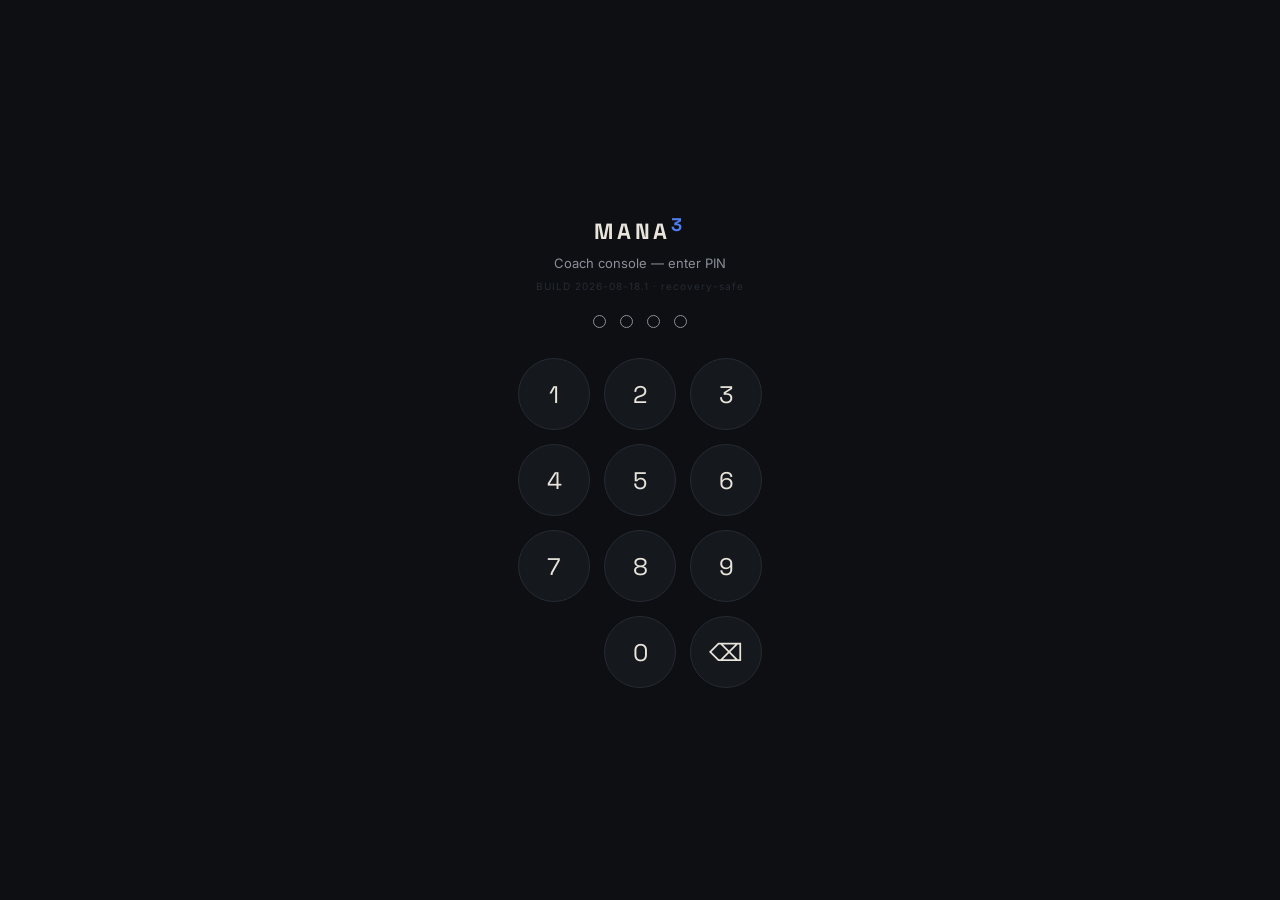
<file: frontend/coach-console/index.html>
<!DOCTYPE html>
<html lang="en">
<head>
<meta charset="UTF-8">
<meta http-equiv="Cache-Control" content="no-cache, no-store, must-revalidate">
<meta http-equiv="Pragma" content="no-cache">
<meta http-equiv="Expires" content="0">
<meta name="viewport" content="width=device-width, initial-scale=1.0, maximum-scale=1.0, user-scalable=no">
<title>MANA³ — Coach Session</title>
<link rel="preconnect" href="https://fonts.googleapis.com">
<link href="https://fonts.googleapis.com/css2?family=Space+Grotesk:wght@400;500;700&family=Inter:wght@400;500;600&display=swap" rel="stylesheet">
<style>
:root{
  /* MANA³ palette — swap to exact brand hexes if these drift */
  --ink:#0d0f12;
  --ink-2:#15181d;
  --ink-3:#1d2128;
  --bone:#e9e5dc;
  --subdued:#8a8f98;
  --line:#262b33;
  --blue:#4f7df0;
  --yellow:#e8c54a;
  --red:#e05a4e;
  --green:#4fae7a;
  --radius:14px;
}
*{box-sizing:border-box;margin:0;padding:0;-webkit-tap-highlight-color:transparent}
html,body{height:100%}
body{
  background:var(--ink);color:var(--bone);
  font-family:'Inter',system-ui,sans-serif;font-size:15px;line-height:1.45;
  -webkit-font-smoothing:antialiased;
}
.num{font-family:'Space Grotesk',monospace;font-variant-numeric:tabular-nums}
h1,h2,h3,.disp{font-family:'Space Grotesk',sans-serif;letter-spacing:-0.01em}
button{font-family:inherit;color:inherit;background:none;border:none;cursor:pointer}
input,textarea,select{font-family:inherit;color:var(--bone);background:var(--ink-3);border:1px solid var(--line);border-radius:10px;padding:10px 12px;font-size:16px;width:100%}
input:focus,textarea:focus{outline:none;border-color:var(--blue)}
input[type=number],input.numfield{font-family:'Space Grotesk',monospace;text-align:center;padding:10px 4px}
input::-webkit-outer-spin-button,input::-webkit-inner-spin-button{-webkit-appearance:none}
input[type=number]{-moz-appearance:textfield;appearance:textfield}
:focus-visible{outline:2px solid var(--blue);outline-offset:2px}
.screen{display:none;min-height:100dvh;flex-direction:column}
.screen.active{display:flex}
.wrap{width:100%;max-width:560px;margin:0 auto;padding:20px;flex:1;display:flex;flex-direction:column}

/* ---------- PIN ---------- */
#pinScreen{justify-content:center;align-items:center;text-align:center}
.brand{font-family:'Space Grotesk';font-weight:700;font-size:22px;letter-spacing:.18em;margin-bottom:6px}
.brand sup{color:var(--blue)}
.pin-sub{color:var(--subdued);font-size:13px;margin-bottom:28px}
.build-tag{color:var(--line);font-size:10px;letter-spacing:.1em;margin-top:-22px;margin-bottom:22px}
.pin-dots{display:flex;gap:14px;justify-content:center;margin-bottom:30px}
.pin-dot{width:13px;height:13px;border-radius:50%;border:1.5px solid var(--subdued);transition:all .15s}
.pin-dot.filled{background:var(--bone);border-color:var(--bone)}
.pin-dots.error .pin-dot{border-color:var(--red);animation:shake .35s}
@keyframes shake{0%,100%{transform:translateX(0)}25%{transform:translateX(-7px)}75%{transform:translateX(7px)}}
.numpad{display:grid;grid-template-columns:repeat(3,72px);gap:14px;justify-content:center}
.numpad button{height:72px;border-radius:50%;background:var(--ink-2);border:1px solid var(--line);font-family:'Space Grotesk';font-size:24px;transition:background .1s}
.numpad button:active{background:var(--ink-3)}

/* ---------- generic ---------- */
.eyebrow{font-size:11px;letter-spacing:.16em;text-transform:uppercase;color:var(--subdued);margin-bottom:6px}
.card{background:var(--ink-2);border:1px solid var(--line);border-radius:var(--radius);padding:16px;margin-bottom:14px}
.btn{display:block;width:100%;padding:15px;border-radius:12px;font-weight:600;font-size:16px;text-align:center;transition:opacity .12s}
.btn:active{opacity:.8}
.btn-primary{background:var(--blue);color:#fff}
.btn-ghost{background:var(--ink-3);border:1px solid var(--line)}
.btn-green{background:var(--green);color:#08130d}
.btn:disabled{opacity:.35;pointer-events:none}
.row{display:flex;gap:10px;align-items:center}
.spacer{flex:1}
.textlink{color:var(--subdued);font-size:13px;text-decoration:underline;padding:10px 0;display:block;width:100%;text-align:center}

/* ---------- scale buttons ---------- */
.scale{display:flex;gap:8px;justify-content:space-between}
.scale button{flex:1;aspect-ratio:1;max-width:64px;border-radius:12px;background:var(--ink-3);border:1px solid var(--line);font-family:'Space Grotesk';font-size:19px;font-weight:500;transition:all .1s}
.scale button.sel{background:var(--blue);border-color:var(--blue);color:#fff}
.scale.rpe{flex-wrap:wrap;gap:7px}
.scale.rpe button{flex:0 0 calc(20% - 6px);max-width:none;aspect-ratio:1.15}
.scale-labels{display:flex;justify-content:space-between;color:var(--subdued);font-size:11px;margin-top:7px}

/* ---------- client select ---------- */
.client-item{display:flex;align-items:center;gap:12px;padding:16px;background:var(--ink-2);border:1px solid var(--line);border-radius:var(--radius);margin-bottom:10px;width:100%;text-align:left;font-size:16px}
.client-item:active{border-color:var(--blue)}
.avatar{width:40px;height:40px;border-radius:50%;background:var(--ink-3);display:flex;align-items:center;justify-content:center;font-family:'Space Grotesk';font-weight:600;color:var(--blue);flex-shrink:0}

/* ---------- readiness ---------- */
#readyScreen .wrap{justify-content:center;text-align:center}
#readyScreen h2{font-size:24px;margin-bottom:8px}
#readyScreen .who{color:var(--subdued);margin-bottom:34px}

/* ---------- console ---------- */
.console-head{position:sticky;top:0;background:linear-gradient(var(--ink) 82%,transparent);z-index:10;padding:14px 0 12px}
.console-head .top{display:flex;align-items:baseline;gap:10px;margin-bottom:10px}
.console-head .name{font-family:'Space Grotesk';font-weight:600;font-size:17px}
.console-head .timer{color:var(--subdued);font-size:13px}
.pulse{display:flex;gap:10px}
.pulse .cell{flex:1;background:var(--ink-2);border:1px solid var(--line);border-radius:10px;padding:8px 10px}
.pulse .cell b{display:block;font-family:'Space Grotesk';font-size:17px;font-weight:600}
.pulse .cell span{font-size:10px;letter-spacing:.1em;text-transform:uppercase;color:var(--subdued)}
.pulse .cell b.tonnage{color:var(--yellow)}

.ex-card{background:var(--ink-2);border:1px solid var(--line);border-radius:var(--radius);margin-bottom:12px;overflow:hidden}
.ex-head{display:flex;align-items:center;gap:8px;padding:13px 14px;width:100%;text-align:left}
.ex-head .ex-name{font-family:'Space Grotesk';font-weight:600;font-size:15px;flex:1}
.ex-head .ex-meta{color:var(--subdued);font-size:12px}
.ex-head .chev{color:var(--subdued);transition:transform .15s}
.ex-card.open .chev{transform:rotate(180deg)}
.ex-body{display:none;padding:0 14px 14px;border-top:1px solid var(--line)}
.ex-card.open .ex-body{display:block}
.mode-tag{font-size:10px;letter-spacing:.08em;padding:3px 7px;border-radius:6px;text-transform:uppercase}
.mode-tag.vbt{background:rgba(79,125,240,.15);color:var(--blue)}
.mode-tag.load{background:rgba(232,197,74,.13);color:var(--yellow)}

.set-grid{display:grid;gap:6px;margin-top:10px}
.set-grid .hdr{display:grid;gap:6px;color:var(--subdued);font-size:10px;letter-spacing:.07em;text-transform:uppercase;text-align:center;padding:0 2px}
.set-row{display:grid;gap:6px;align-items:center}
.grid-vbt{grid-template-columns:26px 1fr 1fr 1fr 1fr 1fr 30px}
.grid-load{grid-template-columns:26px 1fr 1fr 30px}
.set-no{font-family:'Space Grotesk';color:var(--subdued);font-size:13px;text-align:center}
.set-del{color:var(--subdued);font-size:17px;text-align:center}
.ex-stats{display:flex;gap:14px;margin-top:11px;flex-wrap:wrap}
.ex-stats div{font-size:12px;color:var(--subdued)}
.ex-stats b{color:var(--bone);font-family:'Space Grotesk'}
.ex-stats b.drop-warn{color:var(--red)}
.ex-actions{display:flex;gap:8px;margin-top:11px}
.ex-actions .btn{padding:11px;font-size:14px}
.ex-remove{margin-top:10px;color:var(--subdued);font-size:12px;text-decoration:underline}

/* ---------- exercise picker ---------- */
.sheet{position:fixed;inset:0;background:rgba(8,9,11,.7);z-index:50;display:none;align-items:flex-end}
.sheet.open{display:flex}
.sheet-panel{background:var(--ink-2);border-radius:18px 18px 0 0;width:100%;max-width:560px;margin:0 auto;max-height:84dvh;display:flex;flex-direction:column;padding:18px 18px 26px}
.sheet-panel h3{margin-bottom:12px}
.lib-list{overflow-y:auto;flex:1;margin-top:10px}
.lib-group{font-size:11px;letter-spacing:.13em;text-transform:uppercase;color:var(--subdued);margin:14px 0 6px}
.lib-item{display:flex;width:100%;text-align:left;padding:11px 10px;border-radius:9px;font-size:15px;gap:8px;align-items:center}
.lib-item:active{background:var(--ink-3)}
.mode-pick{display:flex;gap:8px;margin:12px 0 4px}
.mode-pick button{flex:1;padding:11px;border-radius:10px;background:var(--ink-3);border:1px solid var(--line);font-size:13px;font-weight:600}
.mode-pick button.sel{border-color:var(--blue);color:var(--blue)}

/* ---------- checkout ---------- */
#checkoutScreen{background:var(--ink)}
.co-badge{display:inline-block;font-size:11px;letter-spacing:.14em;text-transform:uppercase;color:var(--green);border:1px solid var(--green);border-radius:99px;padding:4px 12px;margin-bottom:14px}
.zone-grid{display:grid;grid-template-columns:repeat(3,1fr);gap:8px}
.zone{padding:10px 6px;border-radius:10px;background:var(--ink-3);border:1px solid var(--line);font-size:12.5px;text-align:center;position:relative}
.zone.lvl1,.zone.lvl2{border-color:var(--yellow);color:var(--yellow)}
.zone.lvl3,.zone.lvl4{border-color:var(--red);color:var(--red)}
.zone.lvl5{background:var(--red);border-color:var(--red);color:#fff}
.zone .sev{position:absolute;top:3px;right:7px;font-family:'Space Grotesk';font-size:11px}
.sev-sheet .scale{margin-top:8px}

/* ---------- summary / done ---------- */
.sum-line{display:flex;justify-content:space-between;padding:9px 0;border-bottom:1px solid var(--line);font-size:14px}
.sum-line:last-child{border:none}
.sum-line span{color:var(--subdued)}
#doneScreen .wrap{justify-content:center;align-items:center;text-align:center}
.done-mark{width:70px;height:70px;border-radius:50%;border:2px solid var(--green);color:var(--green);display:flex;align-items:center;justify-content:center;font-size:32px;margin-bottom:18px}
.toast{position:fixed;bottom:24px;left:50%;transform:translateX(-50%);background:var(--ink-3);border:1px solid var(--line);padding:11px 18px;border-radius:11px;font-size:14px;z-index:99;display:none;max-width:88vw;text-align:center;line-height:1.35}
@media (prefers-reduced-motion:reduce){*{animation:none!important;transition:none!important}}
</style>
</head>
<body>

<!-- ============ PIN ============ -->
<div class="screen active" id="pinScreen">
  <div class="wrap" style="justify-content:center;align-items:center">
    <div class="brand">MANA<sup>3</sup></div>
    <div class="pin-sub">Coach console — enter PIN</div>
    <div class="build-tag" id="buildTag"></div>
    <div class="pin-dots" id="pinDots">
      <div class="pin-dot"></div><div class="pin-dot"></div><div class="pin-dot"></div><div class="pin-dot"></div>
    </div>
    <div class="numpad" id="numpad"></div>
  </div>
</div>

<!-- ============ CLIENT SELECT ============ -->
<div class="screen" id="clientScreen">
  <div class="wrap">
    <div style="margin:26px 0 22px">
      <div class="eyebrow">New session</div>
      <h2 style="font-size:23px">Who are you training?</h2>
    </div>
    <div id="clientList"><div style="color:var(--subdued);font-size:14px">Loading clients…</div></div>
    <div id="resumeBox" style="display:none;margin-top:8px">
      <div class="card" style="border-color:var(--yellow)">
        <div style="font-size:14px;margin-bottom:10px">A session is in progress from <b id="resumeWho"></b>.</div>
        <div class="row">
          <button class="btn btn-primary" style="flex:1;padding:11px" onclick="App.resume()">Resume</button>
          <button class="btn btn-ghost" style="flex:1;padding:11px" onclick="App.discard()">Discard</button>
        </div>
      </div>
    </div>
    <div class="spacer"></div>
    <button class="textlink" id="archiveLink" style="display:none" onclick="App.copyArchive()">Copy last saved session (recovery)</button>
  </div>
</div>

<!-- ============ READINESS GATE ============ -->
<div class="screen" id="readyScreen">
  <div class="wrap">
    <div class="eyebrow" style="text-align:center">Hand the phone to your client</div>
    <h2>How ready do you feel<br>to train today?</h2>
    <div class="who" id="readyWho"></div>
    <div class="scale" id="readyScale"></div>
    <div class="scale-labels"><span>Not at all</span><span>Fully ready</span></div>
  </div>
</div>

<!-- ============ COACH CONSOLE ============ -->
<div class="screen" id="consoleScreen">
  <div class="wrap" style="padding-top:0">
    <div class="console-head">
      <div class="top">
        <div class="name" id="cName"></div>
        <div class="timer num" id="cTimer">00:00</div>
        <div class="spacer"></div>
        <div style="color:var(--subdued);font-size:12px" id="cReady"></div>
      </div>
      <div class="pulse">
        <div class="cell"><b class="tonnage num" id="pTonnage">0</b><span>kg total</span></div>
        <div class="cell"><b class="num" id="pSets">0</b><span>sets</span></div>
        <div class="cell"><b class="num" id="pEx">0</b><span>exercises</span></div>
      </div>
    </div>

    <div id="exList"></div>

    <button class="btn btn-ghost" onclick="App.openPicker()" style="margin-bottom:14px">+ Add exercise</button>

    <div class="card">
      <div class="eyebrow">Session notes</div>
      <textarea id="coachNotes" rows="3" placeholder="What you saw today — movement quality, cues, anything to remember" oninput="App.save()"></textarea>
      <div class="eyebrow" style="margin-top:14px">Your session rating</div>
      <div class="scale" id="coachScale"></div>
      <div class="scale-labels"><span>Poor session</span><span>Excellent</span></div>
    </div>

    <button class="btn btn-green" onclick="App.startCheckout()">Client checkout →</button>
    <div style="height:30px"></div>
  </div>
</div>

<!-- ============ CHECKOUT (client) ============ -->
<div class="screen" id="checkoutScreen">
  <div class="wrap">
    <div style="margin-top:22px">
      <span class="co-badge">Client checkout</span>
      <h2 style="font-size:21px;margin-bottom:22px">Almost done, <span id="coWho"></span>. Four quick questions.</h2>
    </div>

    <div class="card">
      <div class="eyebrow">How hard was the session overall?</div>
      <div class="scale rpe" id="rpeScale"></div>
      <div class="scale-labels"><span>0 — rest</span><span>10 — maximal</span></div>
    </div>

    <div class="card">
      <div class="eyebrow">Any soreness or pain right now? Tap where.</div>
      <div class="zone-grid" id="zoneGrid"></div>
    </div>

    <div class="card">
      <div class="eyebrow">How is your energy right now?</div>
      <div class="scale" id="energyScale"></div>
      <div class="scale-labels"><span>Empty</span><span>Energized</span></div>
    </div>

    <div class="card">
      <div class="eyebrow">Anything to flag? (optional)</div>
      <input type="text" id="clientNote" placeholder="One line is enough" oninput="App.save()">
    </div>

    <button class="btn btn-primary" id="coDone" onclick="App.finishCheckout()" disabled>Done — hand back to coach</button>
    <div style="height:30px"></div>
  </div>
</div>

<!-- ============ SEVERITY SHEET ============ -->
<div class="sheet" id="sevSheet">
  <div class="sheet-panel sev-sheet">
    <h3 id="sevTitle" style="font-size:17px"></h3>
    <div class="eyebrow" style="margin-top:6px">How sore? 0 clears it.</div>
    <div class="scale" id="sevScale"></div>
    <div class="scale-labels"><span>None</span><span>Severe</span></div>
  </div>
</div>

<!-- ============ VALIDATE ============ -->
<div class="screen" id="validateScreen">
  <div class="wrap">
    <div style="margin:24px 0 18px">
      <div class="eyebrow">Review &amp; validate</div>
      <h2 style="font-size:22px" id="vTitle"></h2>
    </div>
    <div class="card" id="vSummary"></div>
    <div class="card">
      <div class="eyebrow">Session duration (min)</div>
      <input type="text" inputmode="numeric" id="vDuration" class="numfield" style="max-width:120px;text-align:left;padding:10px 12px">
      <div style="color:var(--subdued);font-size:12px;margin-top:6px">Session load = sRPE × duration. Adjust if you ran over.</div>
    </div>
    <button class="btn btn-primary" id="vSend" onclick="App.submit()">Validate &amp; save session</button>
    <button class="textlink" onclick="App.copyCurrent()">Copy session JSON</button>
    <button class="btn" style="color:var(--subdued);font-size:13px;margin-top:4px" onclick="App.show('consoleScreen')">← Back to console</button>
  </div>
</div>

<!-- ============ DONE ============ -->
<div class="screen" id="doneScreen">
  <div class="wrap">
    <div class="done-mark">✓</div>
    <h2 style="font-size:22px;margin-bottom:8px">Session sent</h2>
    <div style="color:var(--subdued);font-size:14px;margin-bottom:8px" id="doneSub"></div>
    <div style="color:var(--subdued);font-size:12px;max-width:320px;margin-bottom:26px">
      Make accepted the payload. Confirm the record landed in Notion before you rely on it — a copy is kept on this device either way.
    </div>
    <button class="btn btn-primary" style="max-width:280px" onclick="App.reset()">New session</button>
    <button class="textlink" onclick="App.copyArchive()">Copy this session's JSON</button>
  </div>
</div>

<!-- ============ EXERCISE PICKER ============ -->
<div class="sheet" id="pickerSheet">
  <div class="sheet-panel">
    <h3 style="font-size:18px">Add exercise</h3>
    <input type="text" id="libSearch" placeholder="Search or type a new exercise name" oninput="App.filterLib()">
    <div class="mode-pick">
      <button id="modeVbt" class="sel" onclick="App.setMode('vbt')">VBT — velocity &amp; power</button>
      <button id="modeLoad" onclick="App.setMode('load')">Load only — reps × kg</button>
    </div>
    <div class="lib-list" id="libList"></div>
    <button class="btn btn-ghost" style="margin-top:12px" onclick="App.closePicker()">Cancel</button>
  </div>
</div>

<div class="toast" id="toast"></div>

<script>
'use strict';

/* ================= BUILD ================= */
/* Bump on every deploy. Renders on the PIN screen so you can confirm at a
   glance that Cloudflare served the new file. */
const BUILD = '2026-08-18.1 · recovery-safe';

/* ================= CONFIG ================= */
const PIN = '1810';
const WEBHOOK_CLIENTS = 'https://hook.eu1.make.com/acz53me5j3sbrftxcaxum4tbxdphs1a4'; // S12A — returns [{client_id, full_name, notion_page_id}]
const WEBHOOK_SUBMIT  = 'https://hook.eu1.make.com/acz5fyyn4lwmugn9opefoc6w7ot4b7za'; // S14 Session Ingestion
const FALLBACK_CLIENTS = [{ client_id:'MANA-TEST', full_name:'Sarah Nicholas', notion_page_id:'324b52582f9c8045b971e08677181692' }];
const STORE_KEY   = 'mana3_session_v1';
const ARCHIVE_KEY = 'mana3_session_archive_v1';
const SUBMIT_TIMEOUT_MS = 20000;
const ARCHIVE_MAX = 10;

/* ============ EXERCISE LIBRARY (seed) ============ */
const LIBRARY = {
  'Squat': ['Back Squat','Front Squat','Box Squat','Goblet Squat','Split Squat','Bulgarian Split Squat','Leg Press'],
  'Hinge': ['Deadlift','Trap Bar Deadlift','Romanian Deadlift','Sumo Deadlift','Hip Thrust','Good Morning','Nordic Curl'],
  'Press': ['Bench Press','Incline Bench Press','DB Bench Press','Overhead Press','Push Press','Landmine Press','Push-Up'],
  'Pull': ['Pull-Up','Chin-Up','Lat Pulldown','Bent-Over Row','Pendlay Row','Seated Cable Row','Single-Arm DB Row','Face Pull'],
  'Olympic & power': ['Power Clean','Hang Power Clean','Clean Pull','Power Snatch','Hang Snatch','High Pull','Jerk'],
  'Jumps & throws': ['Countermovement Jump','Squat Jump','Box Jump','Broad Jump','Depth Jump','Med Ball Chest Throw','Med Ball Slam','Med Ball Rotational Throw'],
  'Carries & core': ['Farmer Carry','Suitcase Carry','Sled Push','Sled Drag','Kettlebell Swing','Pallof Press','Hanging Leg Raise','Plank'],
  'Session additions': []
};

const ZONES = ['Neck','Shoulder L','Shoulder R','Upper back','Lower back','Chest','Arm L','Arm R','Hip / glute L','Hip / glute R','Quad L','Quad R','Hamstring L','Hamstring R','Knee L','Knee R','Calf L','Calf R'];

/* ================= STATE ================= */
let S = blankState();
function blankState(){
  return {
    session_id:'S-'+Date.now().toString(36).toUpperCase(),
    client:null, started_at:null, readiness_pre:null, readiness_ts:null,
    exercises:[], coach_rating:null, coach_notes:'',
    checkout:{ session_rpe:null, soreness:{}, energy_post:null, client_note:'' },
    phase:'client'
  };
}
let timerInt=null, pickMode='vbt', sevZone=null, pinBuf='', isSubmitting=false;

/* ================= NUMBER PARSING ================= */
/* Swiss/French keyboards emit a comma as the decimal separator.
   Number("0,45") is NaN, which the old build stored as null — velocity and
   load values disappeared silently as they were typed. */
function parseNum(v){
  if(v===null||v===undefined) return null;
  const s=String(v).trim().replace(',', '.');
  if(s==='') return null;
  const n=Number(s);
  return Number.isFinite(n)?n:null;
}

/* ================= STORAGE (guarded) ================= */
const Store = {
  save(){ try{ localStorage.setItem(STORE_KEY, JSON.stringify(S)); }catch(e){} },
  load(){ try{ const r=localStorage.getItem(STORE_KEY); return r?JSON.parse(r):null; }catch(e){ return null; } },
  clear(){ try{ localStorage.removeItem(STORE_KEY); }catch(e){} },

  /* S14 responds at module 2, BEFORE the Notion writes. A 200 means
     "Make received it", not "the session was saved". So submitted sessions
     are archived rather than deleted. */
  archive(payload){
    try{
      const a=JSON.parse(localStorage.getItem(ARCHIVE_KEY)||'[]');
      a.unshift({ archived_at:new Date().toISOString(), payload });
      localStorage.setItem(ARCHIVE_KEY, JSON.stringify(a.slice(0,ARCHIVE_MAX)));
    }catch(e){}
  },
  lastArchived(){
    try{ const a=JSON.parse(localStorage.getItem(ARCHIVE_KEY)||'[]'); return a[0]||null; }catch(e){ return null; }
  }
};

/* ================= APP ================= */
const App = {

  /* ---- navigation ---- */
  show(id){
    document.querySelectorAll('.screen').forEach(s=>s.classList.remove('active'));
    document.getElementById(id).classList.add('active');
    window.scrollTo(0,0);
  },
  save(){
    S.coach_notes = document.getElementById('coachNotes').value;
    S.checkout.client_note = document.getElementById('clientNote').value;
    Store.save();
  },
  toast(msg){
    const t=document.getElementById('toast'); t.textContent=msg; t.style.display='block';
    clearTimeout(t._h); t._h=setTimeout(()=>t.style.display='none',4000);
  },
  async copy(text,label){
    try{
      await navigator.clipboard.writeText(text);
      App.toast(label+' copied to clipboard');
    }catch(e){
      console.log('[MANA3] copy fallback — payload below:\n'+text);
      App.toast('Clipboard blocked. Payload logged to console instead.');
    }
  },
  copyCurrent(){ App.copy(JSON.stringify(App.buildPayload(),null,2),'Session JSON'); },
  copyArchive(){
    const last=Store.lastArchived();
    if(!last){ App.toast('Nothing archived on this device yet'); return; }
    App.copy(JSON.stringify(last.payload,null,2),'Last saved session');
  },

  /* ---- PIN ---- */
  initPin(){
    const pad=document.getElementById('numpad');
    ['1','2','3','4','5','6','7','8','9','','0','⌫'].forEach(k=>{
      const b=document.createElement('button');
      b.textContent=k; if(!k) b.style.visibility='hidden';
      b.onclick=()=>App.pinKey(k);
      pad.appendChild(b);
    });
    try{ if(sessionStorage.getItem('mana3_unlocked')==='1'){ App.unlock(); } }catch(e){}
  },
  pinKey(k){
    if(k==='⌫'){ pinBuf=pinBuf.slice(0,-1); }
    else if(k && pinBuf.length<4){ pinBuf+=k; }
    const dots=document.querySelectorAll('.pin-dot');
    dots.forEach((d,i)=>d.classList.toggle('filled', i<pinBuf.length));
    if(pinBuf.length===4){
      if(pinBuf===PIN){
        try{ sessionStorage.setItem('mana3_unlocked','1'); }catch(e){}
        setTimeout(App.unlock,120);
      } else {
        const box=document.getElementById('pinDots');
        box.classList.add('error');
        setTimeout(()=>{ box.classList.remove('error'); pinBuf=''; dots.forEach(d=>d.classList.remove('filled')); },380);
      }
    }
  },
  unlock(){
    App.show('clientScreen');
    App.loadClients();
    if(Store.lastArchived()) document.getElementById('archiveLink').style.display='block';
    const saved=Store.load();
    if(saved && saved.phase!=='client'){
      document.getElementById('resumeBox').style.display='block';
      document.getElementById('resumeWho').textContent=(saved.client?saved.client.full_name:'unknown')+' — '+(saved.started_at?new Date(saved.started_at).toLocaleTimeString([], {hour:'2-digit',minute:'2-digit'}):'');
      App._saved=saved;
    }
  },
  resume(){ S=App._saved; App.restoreUI(); },
  discard(){ Store.clear(); document.getElementById('resumeBox').style.display='none'; },

  /* ---- clients ---- */
  async loadClients(){
    let clients=FALLBACK_CLIENTS;
    try{
      const r=await fetch(WEBHOOK_CLIENTS);
      if(r.ok){
        const d=await r.json();
        if(Array.isArray(d)&&d.length){
          /* Keep a known page id if the endpoint ever stops returning one —
             a blank client_page_id breaks the Notion relation in S14. */
          clients=d.map(c=>{
            if(c.notion_page_id) return c;
            const known=FALLBACK_CLIENTS.find(f=>f.client_id===c.client_id);
            return known?Object.assign({},c,{notion_page_id:known.notion_page_id}):c;
          });
        }
      }
    }catch(e){
      console.warn('[MANA3] Client list unavailable, using fallback:',e);
    }
    const list=document.getElementById('clientList'); list.innerHTML='';
    clients.forEach(c=>{
      const b=document.createElement('button');
      b.className='client-item';
      b.innerHTML='<div class="avatar">'+c.full_name.split(' ').map(w=>w[0]).join('').slice(0,2)+'</div><div>'+c.full_name+'<div style="color:var(--subdued);font-size:12px">'+c.client_id+(c.notion_page_id?'':' · no page id')+'</div></div>';
      b.onclick=()=>App.pickClient(c);
      list.appendChild(b);
    });
  },
  pickClient(c){
    S=blankState(); S.client=c; S.phase='ready';
    document.getElementById('readyWho').textContent=c.full_name;
    Store.save();
    App.show('readyScreen');
  },

  /* ---- scales ---- */
  initScales(){
    App.buildScale('readyScale',0,5,v=>{
      S.readiness_pre=v; S.readiness_ts=new Date().toISOString();
      S.started_at=new Date().toISOString(); S.phase='console';
      Store.save();
      setTimeout(()=>{ App.enterConsole(); },220);
    });
    App.buildScale('coachScale',0,5,v=>{ S.coach_rating=v; Store.save(); });
    App.buildScale('rpeScale',0,10,v=>{ S.checkout.session_rpe=v; Store.save(); App.checkoutGate(); });
    App.buildScale('energyScale',0,5,v=>{ S.checkout.energy_post=v; Store.save(); App.checkoutGate(); });
    App.buildScale('sevScale',0,5,v=>{ App.setSeverity(v); });
  },
  buildScale(id,min,max,cb){
    const el=document.getElementById(id); el.innerHTML='';
    for(let v=min;v<=max;v++){
      const b=document.createElement('button');
      b.textContent=v;
      b.onclick=()=>{ el.querySelectorAll('button').forEach(x=>x.classList.remove('sel')); b.classList.add('sel'); cb(v); };
      el.appendChild(b);
    }
  },
  markScale(id,v){
    if(v===null||v===undefined)return;
    const el=document.getElementById(id);
    el.querySelectorAll('button').forEach(b=>b.classList.toggle('sel', Number(b.textContent)===v));
  },

  /* ---- console ---- */
  enterConsole(){
    document.getElementById('cName').textContent=S.client.full_name;
    document.getElementById('cReady').textContent='Readiness '+S.readiness_pre+'/5';
    App.show('consoleScreen');
    App.renderExercises();
    App.startTimer();
  },
  startTimer(){
    clearInterval(timerInt);
    timerInt=setInterval(()=>{
      if(!S.started_at)return;
      const sec=Math.floor((Date.now()-new Date(S.started_at))/1000);
      const m=String(Math.floor(sec/60)).padStart(2,'0'), s=String(sec%60).padStart(2,'0');
      document.getElementById('cTimer').textContent=m+':'+s;
    },1000);
  },

  /* ---- exercise picker ---- */
  openPicker(){ document.getElementById('pickerSheet').classList.add('open'); document.getElementById('libSearch').value=''; App.filterLib(); },
  closePicker(){ document.getElementById('pickerSheet').classList.remove('open'); },
  setMode(m){
    pickMode=m;
    document.getElementById('modeVbt').classList.toggle('sel',m==='vbt');
    document.getElementById('modeLoad').classList.toggle('sel',m==='load');
  },
  filterLib(){
    const q=document.getElementById('libSearch').value.trim().toLowerCase();
    const list=document.getElementById('libList'); list.innerHTML='';
    let any=false;
    Object.entries(LIBRARY).forEach(([group,items])=>{
      const hits=items.filter(n=>!q||n.toLowerCase().includes(q));
      if(!hits.length)return;
      any=true;
      const g=document.createElement('div'); g.className='lib-group'; g.textContent=group; list.appendChild(g);
      hits.forEach(n=>{
        const b=document.createElement('button'); b.className='lib-item'; b.textContent=n;
        b.onclick=()=>App.addExercise(n);
        list.appendChild(b);
      });
    });
    if(q && !any){
      const b=document.createElement('button'); b.className='lib-item';
      const name=document.getElementById('libSearch').value.trim();
      b.innerHTML='＋ Add new exercise: <b style="margin-left:4px">'+App.escHtml(name)+'</b>';
      b.onclick=()=>App.addExercise(name,true);
      list.appendChild(b);
    }
  },
  escHtml(s){ return String(s).replace(/[&<>"']/g,c=>({'&':'&amp;','<':'&lt;','>':'&gt;','"':'&quot;',"'":'&#39;'}[c])); },
  addExercise(name,isNew){
    if(isNew){
      // keep names controlled: Title Case, single spaces
      name=name.replace(/\s+/g,' ').replace(/\w\S*/g,t=>t[0].toUpperCase()+t.slice(1).toLowerCase());
      if(!LIBRARY['Session additions'].includes(name)) LIBRARY['Session additions'].push(name);
    }
    const ex={ id:'E'+Date.now().toString(36), name, mode:pickMode, sets:[], open:true };
    ex.sets.push(App.blankSet(ex.mode));
    S.exercises.push(ex);
    Store.save();
    App.closePicker();
    App.renderExercises();
  },
  blankSet(mode){
    return mode==='vbt'
      ? {reps:null,kg:null,mv:null,mp:null,pp:null}
      : {reps:null,kg:null};
  },

  /* ---- exercise rendering ---- */
  renderExercises(){
    const host=document.getElementById('exList'); host.innerHTML='';
    S.exercises.forEach(ex=>{
      const card=document.createElement('div');
      card.className='ex-card'+(ex.open?' open':'');
      card.dataset.ex=ex.id;
      card.innerHTML=`
        <button class="ex-head" onclick="App.toggleEx('${ex.id}')">
          <span class="ex-name">${App.escHtml(ex.name)}</span>
          <span class="mode-tag ${ex.mode}">${ex.mode==='vbt'?'VBT':'Load'}</span>
          <span class="ex-meta num">${ex.sets.length}×</span>
          <span class="chev">▾</span>
        </button>
        <div class="ex-body">
          <div class="set-grid">
            ${ex.mode==='vbt'
              ?'<div class="hdr grid-vbt"><span>#</span><span>reps</span><span>kg</span><span>m/s</span><span>W mean</span><span>W peak</span><span></span></div>'
              :'<div class="hdr grid-load"><span>#</span><span>reps</span><span>kg</span><span></span></div>'}
            ${ex.sets.map((st,i)=>App.setRowHTML(ex,st,i)).join('')}
          </div>
          <div class="ex-stats">${App.exStatsHTML(ex)}</div>
          <div class="ex-actions">
            <button class="btn btn-primary" onclick="App.dupSet('${ex.id}')">Duplicate last set</button>
            <button class="btn btn-ghost" onclick="App.newSet('${ex.id}')">Empty set</button>
          </div>
          <button class="ex-remove" onclick="App.removeEx('${ex.id}')">Remove exercise</button>
        </div>`;
      host.appendChild(card);
    });
    App.pulse();
  },
  exStatsHTML(ex){
    const s=App.exStats(ex);
    return `<div>Tonnage <b class="num">${s.tonnage} kg</b></div>`+
      (ex.mode==='vbt'?`
        <div>Velocity loss <b class="num ${s.vloss>=20?'drop-warn':''}">${s.vloss===null?'—':s.vloss+'%'}</b></div>
        <div>Power loss <b class="num ${s.ploss>=20?'drop-warn':''}">${s.ploss===null?'—':s.ploss+'%'}</b></div>`:'');
  },
  setRowHTML(ex,st,i){
    /* type=text + inputmode=decimal so a comma reaches parseNum instead of
       being swallowed by the browser's number validation. */
    const f=(field,ph)=>`<input type="text" inputmode="decimal" class="numfield" placeholder="${ph}" value="${st[field]??''}"
      onchange="App.setField('${ex.id}',${i},'${field}',this.value)">`;
    if(ex.mode==='vbt'){
      return `<div class="set-row grid-vbt"><span class="set-no">${i+1}</span>${f('reps','—')}${f('kg','—')}${f('mv','.00')}${f('mp','—')}${f('pp','—')}<button class="set-del" onclick="App.delSet('${ex.id}',${i})">×</button></div>`;
    }
    return `<div class="set-row grid-load"><span class="set-no">${i+1}</span>${f('reps','—')}${f('kg','—')}<button class="set-del" onclick="App.delSet('${ex.id}',${i})">×</button></div>`;
  },
  toggleEx(id){
    const ex=App.ex(id); if(!ex) return;
    ex.open=!ex.open;
    const card=document.querySelector('[data-ex="'+id+'"]');
    if(card) card.classList.toggle('open',ex.open);
    Store.save();
  },
  ex(id){ return S.exercises.find(e=>e.id===id); },

  setField(id,i,field,val){
    const ex=App.ex(id); if(!ex) return;
    const parsed=parseNum(val);
    ex.sets[i][field]=parsed;
    Store.save();
    /* Reflect the normalised value back so a typed comma shows as a dot
       rather than silently reverting to blank. */
    App.refreshStats(id);
  },
  /* Updates only this card's stats + the pulse. The old build called
     renderExercises() here, destroying and rebuilding every input on the
     screen after each value entry. */
  refreshStats(id){
    const ex=App.ex(id); if(!ex) return;
    const card=document.querySelector('[data-ex="'+id+'"]');
    if(card){
      const stats=card.querySelector('.ex-stats');
      if(stats) stats.innerHTML=App.exStatsHTML(ex);
      const meta=card.querySelector('.ex-meta');
      if(meta) meta.textContent=ex.sets.length+'×';
    }
    App.pulse();
  },
  dupSet(id){
    const ex=App.ex(id);
    const last=ex.sets[ex.sets.length-1];
    const copy=Object.assign({},last);
    if(ex.mode==='vbt'){ copy.mv=null; copy.mp=null; copy.pp=null; }
    ex.sets.push(copy);
    Store.save(); App.renderExercises();
  },
  newSet(id){
    const ex=App.ex(id);
    ex.sets.push(App.blankSet(ex.mode));
    Store.save(); App.renderExercises();
  },
  delSet(id,i){
    const ex=App.ex(id);
    ex.sets.splice(i,1);
    if(!ex.sets.length) ex.sets.push(App.blankSet(ex.mode));
    Store.save(); App.renderExercises();
  },
  removeEx(id){
    S.exercises=S.exercises.filter(e=>e.id!==id);
    Store.save(); App.renderExercises();
  },
  setHasData(s){ return s.reps!=null||s.kg!=null||s.mv!=null||s.mp!=null||s.pp!=null; },
  exStats(ex){
    let tonnage=0;
    ex.sets.forEach(s=>{ if(s.reps&&s.kg) tonnage+=s.reps*s.kg; });
    let vloss=null,ploss=null,topLoad=0,bestMv=0,bestPp=0;
    const kgs=ex.sets.map(s=>s.kg).filter(v=>v!=null);
    if(kgs.length) topLoad=Math.max(...kgs);
    if(ex.mode==='vbt'){
      const mv=ex.sets.map(s=>s.mv).filter(v=>v!=null);
      const mp=ex.sets.map(s=>s.mp).filter(v=>v!=null);
      const pp=ex.sets.map(s=>s.pp).filter(v=>v!=null);
      if(mv.length) bestMv=Math.max(...mv);
      if(pp.length) bestPp=Math.max(...pp);
      if(mv.length>=2&&mv[0]>0) vloss=Math.round((1-mv[mv.length-1]/mv[0])*100);
      if(mp.length>=2&&mp[0]>0) ploss=Math.round((1-mp[mp.length-1]/mp[0])*100);
    }
    return {tonnage:Math.round(tonnage),vloss,ploss,topLoad,bestMv,bestPp};
  },
  pulse(){
    let t=0,sets=0;
    S.exercises.forEach(ex=>{ t+=App.exStats(ex).tonnage; sets+=ex.sets.filter(App.setHasData).length; });
    document.getElementById('pTonnage').textContent=t.toLocaleString();
    document.getElementById('pSets').textContent=sets;
    document.getElementById('pEx').textContent=S.exercises.length;
  },

  /* ---- checkout ---- */
  startCheckout(){
    if(!S.exercises.length && !confirm('No exercises logged. Continue to checkout anyway?')) return;
    S.phase='checkout'; Store.save();
    document.getElementById('coWho').textContent=S.client.full_name.split(' ')[0];
    App.renderZones();
    App.markScale('rpeScale',S.checkout.session_rpe);
    App.markScale('energyScale',S.checkout.energy_post);
    App.checkoutGate();
    App.show('checkoutScreen');
  },
  renderZones(){
    const g=document.getElementById('zoneGrid'); g.innerHTML='';
    ZONES.forEach(z=>{
      const sev=S.checkout.soreness[z]||0;
      const b=document.createElement('button');
      b.className='zone'+(sev?' lvl'+sev:'');
      b.innerHTML=z+(sev?'<span class="sev">'+sev+'</span>':'');
      b.onclick=()=>{ sevZone=z; document.getElementById('sevTitle').textContent=z;
        document.getElementById('sevSheet').classList.add('open');
        App.markScale('sevScale',sev);
      };
      g.appendChild(b);
    });
  },
  setSeverity(v){
    if(v===0) delete S.checkout.soreness[sevZone];
    else S.checkout.soreness[sevZone]=v;
    Store.save();
    document.getElementById('sevSheet').classList.remove('open');
    App.renderZones();
  },
  checkoutGate(){
    document.getElementById('coDone').disabled=!(S.checkout.session_rpe!==null && S.checkout.energy_post!==null);
  },
  finishCheckout(){
    S.phase='validate'; Store.save();
    App.buildSummary();
    App.show('validateScreen');
  },

  /* ---- validate & submit ---- */
  buildSummary(){
    document.getElementById('vTitle').textContent=S.client.full_name+' — '+new Date().toLocaleDateString();
    const durMin=S.started_at?Math.max(1,Math.round((Date.now()-new Date(S.started_at))/60000)):60;
    document.getElementById('vDuration').value=durMin;
    let t=0; S.exercises.forEach(ex=>t+=App.exStats(ex).tonnage);
    const sore=Object.entries(S.checkout.soreness).map(([z,s])=>z+' '+s).join(', ')||'None reported';
    document.getElementById('vSummary').innerHTML=`
      <div class="sum-line"><span>Readiness (pre)</span><b class="num">${S.readiness_pre}/5</b></div>
      <div class="sum-line"><span>Exercises</span><b class="num">${S.exercises.length}</b></div>
      <div class="sum-line"><span>Session tonnage</span><b class="num">${t.toLocaleString()} kg</b></div>
      <div class="sum-line"><span>Session RPE</span><b class="num">${S.checkout.session_rpe}/10</b></div>
      <div class="sum-line"><span>Energy (post)</span><b class="num">${S.checkout.energy_post}/5</b></div>
      <div class="sum-line"><span>Soreness</span><b style="text-align:right;max-width:60%">${App.escHtml(sore)}</b></div>
      <div class="sum-line"><span>Coach rating</span><b class="num">${S.coach_rating??'—'}${S.coach_rating!=null?'/5':''}</b></div>`;
  },

  /* Payload construction split out of submit() so it can also be copied
     to the clipboard for manual recovery. */
  buildPayload(){
    const durRaw=parseNum(document.getElementById('vDuration').value);
    const duration=(durRaw&&durRaw>0)?Math.round(durRaw):60;
    const rpe=S.checkout.session_rpe;
    // serialization & escaping at source:
    // - *_json fields are JSON pre-escaped (\" form) for direct embedding in Make jsonString bodies
    // - free text: double quotes -> apostrophes, newlines -> ' / '
    const escJson=o=>JSON.stringify(o).replace(/\\/g,'\\\\').replace(/"/g,'\\"');
    const escTxt=s=>(s||'').replace(/"/g,"'").replace(/\\/g,'/').replace(/\r?\n/g,' / ').trim();
    let tonnage=0; const exercises=S.exercises.map((ex,idx)=>{
      const st=App.exStats(ex); tonnage+=st.tonnage;
      const sets=ex.sets.filter(App.setHasData);
      return {
        order:idx+1, name:escTxt(ex.name), mode:ex.mode,
        sets, sets_json:escJson(sets), set_count:sets.length,
        tonnage_kg:st.tonnage, top_load_kg:st.topLoad, best_mv:st.bestMv, best_pp:st.bestPp,
        velocity_loss_pct:st.vloss===null?0:st.vloss, power_loss_pct:st.ploss===null?0:st.ploss
      };
    });
    const sorenessArr=Object.entries(S.checkout.soreness).map(([zone,severity])=>({zone,severity:Number(severity)}));
    const maxSore=sorenessArr.reduce((m,s)=>Math.max(m,s.severity),0);
    const priorityFlag = (rpe!==null && rpe>=9) || maxSore>=4;
    return {
      session_id:S.session_id,
      client_id:S.client.client_id,
      client_name:S.client.full_name,
      client_page_id:S.client.notion_page_id||'',
      date:(S.started_at||new Date().toISOString()).slice(0,10),
      started_at:S.started_at,
      ended_at:new Date().toISOString(),
      duration_min:duration,
      readiness_pre:S.readiness_pre,
      readiness_timestamp:S.readiness_ts,
      session_rpe:rpe,
      session_load:rpe*duration,
      energy_post:S.checkout.energy_post,
      soreness:sorenessArr,
      soreness_json:escJson(sorenessArr),
      priority_flag:priorityFlag,
      client_note:escTxt(S.checkout.client_note),
      coach_rating:S.coach_rating===null?-1:S.coach_rating,
      coach_notes:escTxt(S.coach_notes),
      session_tonnage_kg:Math.round(tonnage),
      exercise_count:exercises.length,
      exercises
    };
  },

  async submit(){
    if(isSubmitting) return;
    isSubmitting=true;
    const btn=document.getElementById('vSend');
    btn.disabled=true; btn.textContent='Saving…';

    const controller=new AbortController();
    const timer=setTimeout(()=>controller.abort(),SUBMIT_TIMEOUT_MS);

    try{
      const payload=App.buildPayload();
      const body=JSON.stringify(payload);
      console.log('[S14 payload]',payload);

      const r=await fetch(WEBHOOK_SUBMIT,{
        method:'POST',
        headers:{'Content-Type':'application/json'},
        body,
        signal:controller.signal
      });
      if(!r.ok){
        const txt=await r.text().catch(()=>'');
        throw new Error('Make returned HTTP '+r.status+(txt?' — '+txt.slice(0,160):''));
      }

      /* Archive first, then clear the active session. Never delete the only
         copy on the strength of a 200 that arrives before the Notion writes. */
      Store.archive(payload);
      Store.clear();
      clearInterval(timerInt);
      document.getElementById('archiveLink').style.display='block';
      document.getElementById('doneSub').textContent=
        S.client.full_name+' · '+payload.session_tonnage_kg.toLocaleString()+' kg · sRPE '+payload.session_rpe+' · load '+payload.session_load;
      App.show('doneScreen');

    }catch(e){
      const msg = e.name==='AbortError'
        ? 'No response from Make after '+(SUBMIT_TIMEOUT_MS/1000)+'s.'
        : e.message;
      console.error('[MANA3] Session submit failed:',e);
      App.toast('Not saved — '+msg+' Session kept on this device.');
      btn.disabled=false; btn.textContent='Validate & save session';

    }finally{
      clearTimeout(timer);
      isSubmitting=false;
    }
  },

  reset(){
    S=blankState(); Store.clear();
    clearInterval(timerInt);
    document.getElementById('coachNotes').value='';
    document.getElementById('clientNote').value='';
    document.getElementById('exList').innerHTML='';
    ['readyScale','coachScale','rpeScale','energyScale'].forEach(id=>
      document.getElementById(id).querySelectorAll('button').forEach(b=>b.classList.remove('sel')));
    App.show('clientScreen');
    App.loadClients();
  },

  /* ---- resume after refresh ---- */
  restoreUI(){
    document.getElementById('coachNotes').value=S.coach_notes||'';
    document.getElementById('clientNote').value=S.checkout.client_note||'';
    App.markScale('coachScale',S.coach_rating);
    if(S.phase==='ready'){ document.getElementById('readyWho').textContent=S.client.full_name; App.show('readyScreen'); }
    else if(S.phase==='console'){ App.enterConsole(); }
    else if(S.phase==='checkout'){ App.enterConsole(); App.startCheckout(); }
    else if(S.phase==='validate'){ App.enterConsole(); App.buildSummary(); App.show('validateScreen'); }
  }
};

/* ================= INIT ================= */
document.getElementById('buildTag').textContent='BUILD '+BUILD;
console.log('[MANA3] Coach console — build '+BUILD);
App.initPin();
App.initScales();
</script>
</body>
</html>
</file>
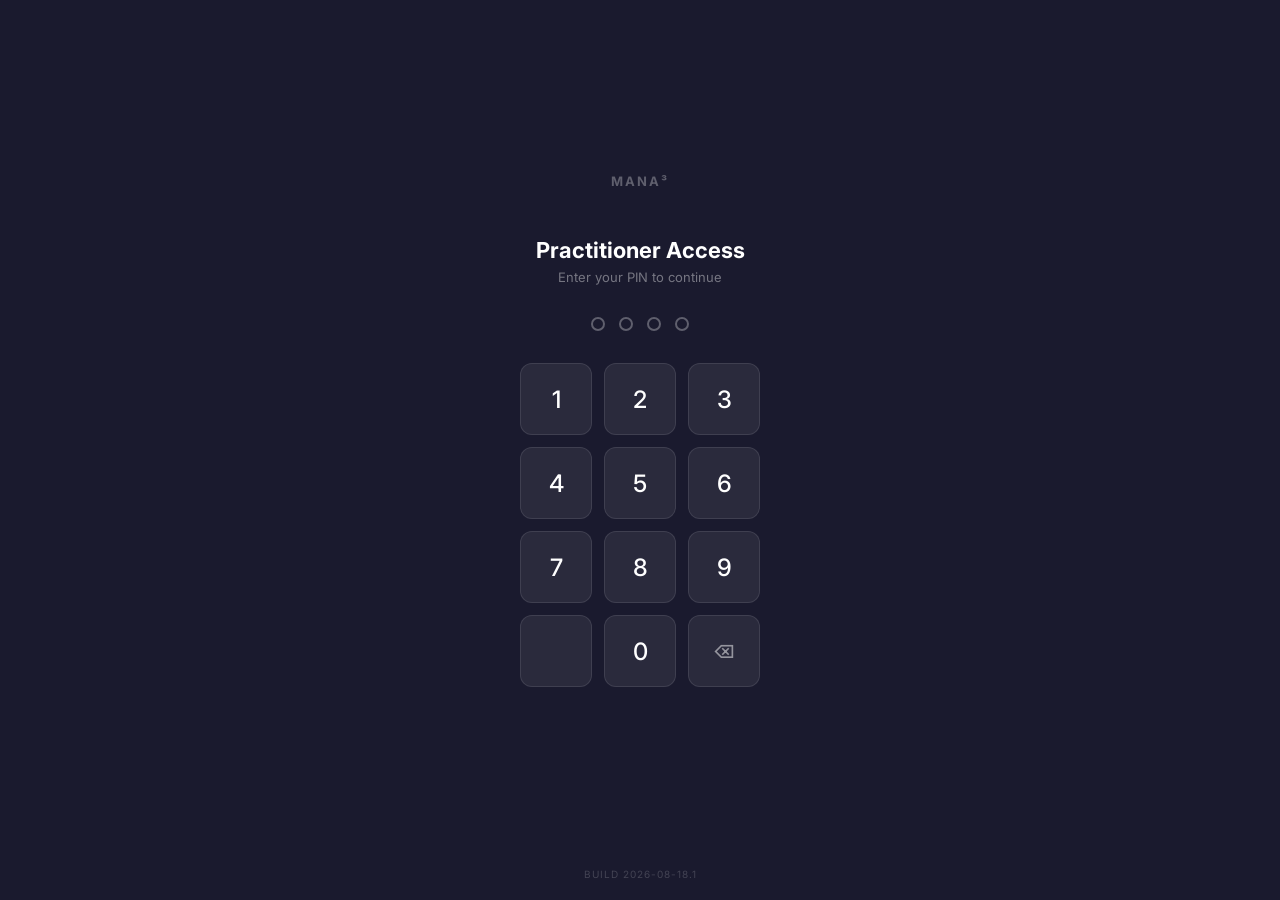
<file: frontend/structure-assessment/index.html>
<!DOCTYPE html>
<html lang="en">
<head>
<meta charset="UTF-8">
<meta name="viewport" content="width=device-width, initial-scale=1.0, user-scalable=no">
<title>MANA³ | Structure Assessment</title>
<style>
  :root {
    --ink: #1A1A2E;
    --bone: #F5F0EB;
    --subdued: #6B7280;
    --manaBlue: #4A90D9;
    --manaRed: #E74C3C;
    --manaGreen: #2ECC71;
    --manaYellow: #F1C40F;
    --border: #D1D5DB;
    --card: #FFFFFF;
    --radius: 12px;
    --shadow: 0 1px 3px rgba(0,0,0,0.08);
  }
  * { box-sizing: border-box; margin: 0; padding: 0; }
  body {
    font-family: 'Inter', -apple-system, BlinkMacSystemFont, sans-serif;
    background: var(--bone);
    color: var(--ink);
    min-height: 100vh;
    -webkit-font-smoothing: antialiased;
  }
  :focus-visible { outline: 2px solid var(--manaBlue); outline-offset: 2px; }

  /* ── HEADER ── */
  .header {
    background: var(--ink);
    color: #fff;
    padding: 16px 20px;
    display: flex;
    align-items: center;
    justify-content: space-between;
    position: sticky;
    top: 0;
    z-index: 100;
  }
  .header-title { font-size: 15px; font-weight: 600; letter-spacing: 0.5px; }
  .header-sub { font-size: 12px; color: rgba(255,255,255,0.5); }
  .header-client {
    font-size: 13px;
    color: var(--manaBlue);
    font-weight: 500;
    max-width: 140px;
    text-align: right;
    white-space: nowrap;
    overflow: hidden;
    text-overflow: ellipsis;
  }

  /* ── PROGRESS ── */
  .progress-wrap { padding: 12px 20px 8px; background: #fff; border-bottom: 1px solid var(--border); }
  .progress-steps { display: flex; gap: 4px; }
  .progress-step {
    flex: 1; height: 4px; border-radius: 2px; background: var(--border); transition: background 0.3s;
  }
  .progress-step.done { background: var(--manaGreen); }
  .progress-step.active { background: var(--manaBlue); }
  .progress-label { font-size: 11px; color: var(--subdued); margin-top: 6px; }

  /* ── SECTIONS ── */
  .section { display: none; padding: 16px 20px 120px; }
  .section.active { display: block; }
  .section-badge {
    display: inline-block;
    font-size: 10px;
    font-weight: 700;
    letter-spacing: 1px;
    text-transform: uppercase;
    padding: 3px 10px;
    border-radius: 20px;
    margin-bottom: 8px;
  }
  .badge-rom { background: rgba(74,144,217,0.12); color: var(--manaBlue); }
  .badge-fms { background: rgba(46,204,113,0.12); color: var(--manaGreen); }
  .badge-balance { background: rgba(241,196,15,0.12); color: #B7950B; }
  .badge-prac { background: rgba(231,76,60,0.12); color: var(--manaRed); }
  .section-title { font-size: 20px; font-weight: 700; margin-bottom: 4px; }
  .section-desc { font-size: 13px; color: var(--subdued); margin-bottom: 20px; line-height: 1.5; }

  /* ── CARDS ── */
  .card {
    background: var(--card);
    border-radius: var(--radius);
    box-shadow: var(--shadow);
    padding: 16px;
    margin-bottom: 12px;
    border: 1px solid var(--border);
  }
  .card-label {
    font-size: 13px; font-weight: 600; margin-bottom: 2px;
  }
  .card-hint { font-size: 11px; color: var(--subdued); margin-bottom: 12px; }
  .card-row { display: flex; gap: 12px; align-items: center; }
  .card-col { flex: 1; }
  .card-col label {
    display: block; font-size: 11px; color: var(--subdued);
    margin-bottom: 4px; font-weight: 500;
  }
  .card-col input[type="number"] {
    width: 100%; padding: 10px 12px; border: 1px solid var(--border);
    border-radius: 8px; font-size: 16px; font-family: inherit;
    background: var(--bone); color: var(--ink);
    -moz-appearance: textfield;
  }
  .card-col input::-webkit-outer-spin-button,
  .card-col input::-webkit-inner-spin-button { -webkit-appearance: none; }
  .card-col input:focus { outline: none; border-color: var(--manaBlue); background: #fff; }

  .unit-tag {
    font-size: 10px; color: var(--subdued); text-align: center;
    padding-top: 22px; min-width: 24px;
  }

  /* ── FLAGS ── */
  .flag-row { display: flex; align-items: center; gap: 10px; margin-top: 10px; }
  .flag-toggle {
    width: 44px; height: 26px; border-radius: 13px;
    background: var(--border); position: relative; cursor: pointer;
    transition: background 0.2s; flex-shrink: 0;
  }
  .flag-toggle::after {
    content: ''; position: absolute; top: 3px; left: 3px;
    width: 20px; height: 20px; border-radius: 50%;
    background: #fff; transition: transform 0.2s;
    box-shadow: 0 1px 2px rgba(0,0,0,0.2);
  }
  .flag-toggle.on { background: var(--manaRed); }
  .flag-toggle.on::after { transform: translateX(18px); }
  .flag-label { font-size: 12px; color: var(--subdued); }

  /* ── FMS SCORING ── */
  .fms-scores { display: flex; gap: 6px; margin-top: 4px; }
  .fms-btn {
    width: 44px; height: 44px; border-radius: 8px;
    border: 1.5px solid var(--border); background: var(--bone);
    font-size: 18px; font-weight: 600; color: var(--subdued);
    cursor: pointer; transition: all 0.15s;
    display: flex; align-items: center; justify-content: center;
  }
  .fms-btn.selected {
    border-color: var(--manaGreen); background: rgba(46,204,113,0.12);
    color: var(--manaGreen);
  }
  .fms-btn.selected-0 {
    border-color: var(--manaRed); background: rgba(231,76,60,0.08);
    color: var(--manaRed);
  }

  /* ── SELECT + TEXTAREA ── */
  select, textarea {
    width: 100%; padding: 10px 12px; border: 1px solid var(--border);
    border-radius: 8px; font-size: 14px; font-family: inherit;
    background: var(--bone); color: var(--ink);
  }
  select:focus, textarea:focus { outline: none; border-color: var(--manaBlue); background: #fff; }
  textarea { resize: vertical; min-height: 80px; }

  /* ── IMPRESSION SLIDER ── */
  .impression-wrap { padding: 8px 0; }
  .impression-track { position: relative; padding: 0 4px; }
  .impression-range {
    -webkit-appearance: none; width: 100%; height: 6px;
    border-radius: 3px; background: var(--border); outline: none;
  }
  .impression-range::-webkit-slider-thumb {
    -webkit-appearance: none; width: 28px; height: 28px;
    border-radius: 50%; background: var(--manaBlue); cursor: pointer;
    box-shadow: 0 2px 6px rgba(0,0,0,0.2);
  }
  .impression-labels { display: flex; justify-content: space-between; margin-top: 6px; }
  .impression-labels span { font-size: 10px; color: var(--subdued); }
  .impression-value {
    text-align: center; font-size: 32px; font-weight: 700;
    color: var(--manaBlue); margin-bottom: 8px;
  }

  /* ── NOTES ── */
  .notes-card { margin-top: 8px; }
  .notes-toggle {
    font-size: 12px; color: var(--manaBlue); cursor: pointer;
    padding: 8px 0; font-weight: 500;
  }
  .notes-area { display: none; margin-top: 8px; }
  .notes-area.show { display: block; }

  /* ── NAV ── */
  .nav-bar {
    position: fixed; bottom: 0; left: 0; right: 0;
    background: #fff; border-top: 1px solid var(--border);
    padding: 12px 20px; display: flex; gap: 12px;
    padding-bottom: max(12px, env(safe-area-inset-bottom));
  }
  .nav-btn {
    flex: 1; padding: 14px; border-radius: 10px; border: none;
    font-size: 15px; font-weight: 600; font-family: inherit;
    cursor: pointer; transition: all 0.15s;
  }
  .btn-back { background: var(--bone); color: var(--subdued); }
  .btn-next { background: var(--manaBlue); color: #fff; }
  .btn-submit { background: var(--manaGreen); color: #fff; }
  .btn-next:active, .btn-submit:active { transform: scale(0.98); }
  .nav-btn:disabled { opacity: 0.4; cursor: not-allowed; }

  /* ── LOADING / SUCCESS ── */
  .overlay {
    display: none; position: fixed; inset: 0;
    background: rgba(26,26,46,0.85); z-index: 200;
    align-items: center; justify-content: center; flex-direction: column;
    padding: 32px;
  }
  .overlay.show { display: flex; }
  .overlay-icon { font-size: 56px; margin-bottom: 16px; }
  .overlay-text { color: #fff; font-size: 18px; font-weight: 600; text-align: center; }
  .overlay-sub {
    color: rgba(255,255,255,0.6); font-size: 13px; margin-top: 8px;
    text-align: center; max-width: 340px; line-height: 1.5;
  }
  .overlay-detail {
    color: rgba(255,255,255,0.45); font-size: 11px; margin-top: 14px;
    text-align: center; max-width: 340px; line-height: 1.5;
    font-family: ui-monospace, SFMono-Regular, Menlo, monospace;
    word-break: break-word;
  }
  .spinner {
    width: 40px; height: 40px; border: 3px solid rgba(255,255,255,0.2);
    border-top-color: var(--manaBlue); border-radius: 50%;
    animation: spin 0.8s linear infinite; margin-bottom: 16px;
  }
  @keyframes spin { to { transform: rotate(360deg); } }

  /* ── CLIENT SELECT SECTION ── */
  .client-select-wrap {
    display: flex; flex-direction: column; align-items: center;
    justify-content: center; min-height: 50vh; padding: 40px 20px;
  }
  .client-select-wrap .section-title { text-align: center; margin-bottom: 20px; }
  .client-select-wrap select { max-width: 320px; font-size: 16px; padding: 14px; }
  .client-loading { font-size: 13px; color: var(--subdued); text-align: center; line-height: 1.5; }

  /* ── PIN LOCK ── */
  #pinOverlay {
    position: fixed; inset: 0; background: var(--ink);
    z-index: 999; display: flex; flex-direction: column;
    align-items: center; justify-content: center; padding: 40px 20px;
  }
  #pinOverlay .pin-logo { font-size: 13px; font-weight: 700; letter-spacing: 2px; color: rgba(255,255,255,0.3); margin-bottom: 48px; text-transform: uppercase; }
  #pinOverlay .pin-title { font-size: 22px; font-weight: 700; color: #fff; margin-bottom: 6px; }
  #pinOverlay .pin-sub { font-size: 13px; color: rgba(255,255,255,0.4); margin-bottom: 32px; }
  #pinOverlay .pin-dots { display: flex; gap: 14px; margin-bottom: 32px; }
  #pinOverlay .pin-dot {
    width: 14px; height: 14px; border-radius: 50%;
    border: 2px solid rgba(255,255,255,0.3); background: transparent;
    transition: all 0.15s;
  }
  #pinOverlay .pin-dot.filled { background: var(--manaBlue); border-color: var(--manaBlue); }
  #pinOverlay .pin-dot.error { background: var(--manaRed); border-color: var(--manaRed); }
  #pinOverlay .pin-pad { display: grid; grid-template-columns: repeat(3, 72px); gap: 12px; }
  #pinOverlay .pin-key {
    height: 72px; border-radius: 12px; border: 1px solid rgba(255,255,255,0.1);
    background: rgba(255,255,255,0.07); color: #fff;
    font-size: 24px; font-weight: 500; font-family: inherit;
    cursor: pointer; transition: all 0.1s;
    display: flex; align-items: center; justify-content: center;
  }
  #pinOverlay .pin-key:active { background: rgba(74,144,217,0.3); transform: scale(0.95); }
  #pinOverlay .pin-key.del { font-size: 18px; color: rgba(255,255,255,0.5); }
  #pinOverlay .pin-error { font-size: 13px; color: var(--manaRed); margin-top: 20px; min-height: 20px; }
  #pinOverlay .pin-build {
    position: absolute; bottom: 20px; font-size: 10px;
    color: rgba(255,255,255,0.18); letter-spacing: 1px;
  }
</style>
<link rel="preconnect" href="https://fonts.googleapis.com">
<link href="https://fonts.googleapis.com/css2?family=Inter:wght@400;500;600;700&display=swap" rel="stylesheet">
</head>
<body>

<!-- ── PIN LOCK ── -->
<div id="pinOverlay">
  <div class="pin-logo">MANA³</div>
  <div class="pin-title">Practitioner Access</div>
  <div class="pin-sub">Enter your PIN to continue</div>
  <div class="pin-dots">
    <div class="pin-dot" id="pd0"></div>
    <div class="pin-dot" id="pd1"></div>
    <div class="pin-dot" id="pd2"></div>
    <div class="pin-dot" id="pd3"></div>
  </div>
  <div class="pin-pad">
    <button class="pin-key" onclick="pinKey('1')">1</button>
    <button class="pin-key" onclick="pinKey('2')">2</button>
    <button class="pin-key" onclick="pinKey('3')">3</button>
    <button class="pin-key" onclick="pinKey('4')">4</button>
    <button class="pin-key" onclick="pinKey('5')">5</button>
    <button class="pin-key" onclick="pinKey('6')">6</button>
    <button class="pin-key" onclick="pinKey('7')">7</button>
    <button class="pin-key" onclick="pinKey('8')">8</button>
    <button class="pin-key" onclick="pinKey('9')">9</button>
    <button class="pin-key" onclick="pinKey('')"></button>
    <button class="pin-key" onclick="pinKey('0')">0</button>
    <button class="pin-key del" onclick="pinDel()">⌫</button>
  </div>
  <div class="pin-error" id="pinError"></div>
  <div class="pin-build" id="pinBuild"></div>
</div>

<!-- ── HEADER ── -->
<div class="header">
  <div>
    <div class="header-title">MANA³ Structure</div>
    <div class="header-sub">Practitioner Assessment</div>
  </div>
  <div class="header-client" id="headerClient"></div>
</div>

<!-- ── PROGRESS ── -->
<div class="progress-wrap" id="progressWrap" style="display:none">
  <div class="progress-steps">
    <div class="progress-step" data-step="0"></div>
    <div class="progress-step" data-step="1"></div>
    <div class="progress-step" data-step="2"></div>
    <div class="progress-step" data-step="3"></div>
    <div class="progress-step" data-step="4"></div>
  </div>
  <div class="progress-label" id="progressLabel"></div>
</div>

<!-- ═══ SECTION 0: CLIENT SELECT ═══ -->
<div class="section active" id="sec-0">
  <div class="client-select-wrap">
    <div class="section-title">Select Client</div>
    <div id="clientLoading" class="client-loading">Loading active clients...</div>
    <select id="clientSelect" style="display:none">
      <option value="">Choose a client...</option>
    </select>
  </div>
</div>

<!-- ═══ SECTION 1: ROM BATTERY ═══ -->
<div class="section" id="sec-1">
  <span class="section-badge badge-rom">ROM Battery</span>
  <div class="section-title">Range of Motion</div>
  <div class="section-desc">6 tests covering ankle, hip, spine, shoulder, and neck. Enter values as you measure. Left side first.</div>

  <!-- Knee to Wall -->
  <div class="card">
    <div class="card-label">1. Knee-to-Wall</div>
    <div class="card-hint">Ankle dorsiflexion. Distance from big toe to wall (cm).</div>
    <div class="card-row">
      <div class="card-col">
        <label>Left</label>
        <input type="number" id="rom_ktw_left" step="0.5" min="0" max="20" inputmode="decimal">
      </div>
      <div class="unit-tag">cm</div>
      <div class="card-col">
        <label>Right</label>
        <input type="number" id="rom_ktw_right" step="0.5" min="0" max="20" inputmode="decimal">
      </div>
    </div>
  </div>

  <!-- ASLR -->
  <div class="card">
    <div class="card-label">2. Active Straight Leg Raise</div>
    <div class="card-hint">Hip dissociation. Degrees of elevation with opposite leg flat.</div>
    <div class="card-row">
      <div class="card-col">
        <label>Left</label>
        <input type="number" id="rom_aslr_left" step="1" min="0" max="120" inputmode="numeric">
      </div>
      <div class="unit-tag">°</div>
      <div class="card-col">
        <label>Right</label>
        <input type="number" id="rom_aslr_right" step="1" min="0" max="120" inputmode="numeric">
      </div>
    </div>
    <div class="flag-row">
      <div class="flag-toggle" id="flag_pelvic" onclick="toggleFlag(this)"></div>
      <div class="flag-label">Pelvic compensation observed</div>
    </div>
  </div>

  <!-- Hip 90/90 -->
  <div class="card">
    <div class="card-label">3. Hip 90/90 Rotation</div>
    <div class="card-hint">Internal and external rotation at 90° hip flexion.</div>
    <div style="margin-bottom:12px">
      <div style="font-size:11px;font-weight:600;color:var(--subdued);margin-bottom:6px;">Internal Rotation</div>
      <div class="card-row">
        <div class="card-col">
          <label>Left</label>
          <input type="number" id="rom_hip_ir_left" step="1" min="0" max="90" inputmode="numeric">
        </div>
        <div class="unit-tag">°</div>
        <div class="card-col">
          <label>Right</label>
          <input type="number" id="rom_hip_ir_right" step="1" min="0" max="90" inputmode="numeric">
        </div>
      </div>
    </div>
    <div>
      <div style="font-size:11px;font-weight:600;color:var(--subdued);margin-bottom:6px;">External Rotation</div>
      <div class="card-row">
        <div class="card-col">
          <label>Left</label>
          <input type="number" id="rom_hip_er_left" step="1" min="0" max="90" inputmode="numeric">
        </div>
        <div class="unit-tag">°</div>
        <div class="card-col">
          <label>Right</label>
          <input type="number" id="rom_hip_er_right" step="1" min="0" max="90" inputmode="numeric">
        </div>
      </div>
    </div>
  </div>

  <!-- Thoracic Rotation -->
  <div class="card">
    <div class="card-label">4. Seated Thoracic Rotation</div>
    <div class="card-hint">Mid-back rotation from neutral. Client seated, arms crossed.</div>
    <div class="card-row">
      <div class="card-col">
        <label>Left</label>
        <input type="number" id="rom_thoracic_left" step="1" min="0" max="90" inputmode="numeric">
      </div>
      <div class="unit-tag">°</div>
      <div class="card-col">
        <label>Right</label>
        <input type="number" id="rom_thoracic_right" step="1" min="0" max="90" inputmode="numeric">
      </div>
    </div>
    <div class="flag-row">
      <div class="flag-toggle" id="flag_lumbar" onclick="toggleFlag(this)"></div>
      <div class="flag-label">Lumbar compensation observed</div>
    </div>
  </div>

  <!-- Shoulder Flexion -->
  <div class="card">
    <div class="card-label">5. Active Shoulder Flexion (Supine)</div>
    <div class="card-hint">Overhead reach while lying flat. Degrees from table surface.</div>
    <div class="card-row">
      <div class="card-col">
        <label>Left</label>
        <input type="number" id="rom_shoulder_left" step="1" min="0" max="180" inputmode="numeric">
      </div>
      <div class="unit-tag">°</div>
      <div class="card-col">
        <label>Right</label>
        <input type="number" id="rom_shoulder_right" step="1" min="0" max="180" inputmode="numeric">
      </div>
    </div>
    <div class="flag-row">
      <div class="flag-toggle" id="flag_rib" onclick="toggleFlag(this)"></div>
      <div class="flag-label">Rib flare observed</div>
    </div>
  </div>

  <!-- Cervical Rotation -->
  <div class="card">
    <div class="card-label">6. Cervical Rotation</div>
    <div class="card-hint">Neck rotation left and right from neutral. Degrees.</div>
    <div class="card-row">
      <div class="card-col">
        <label>Left</label>
        <input type="number" id="rom_cervical_left" step="1" min="0" max="90" inputmode="numeric">
      </div>
      <div class="unit-tag">°</div>
      <div class="card-col">
        <label>Right</label>
        <input type="number" id="rom_cervical_right" step="1" min="0" max="90" inputmode="numeric">
      </div>
    </div>
    <div class="flag-row">
      <div class="flag-toggle" id="flag_cervical_pain" onclick="toggleFlag(this)"></div>
      <div class="flag-label">Pain reported during test</div>
    </div>
  </div>

  <!-- ROM Notes -->
  <div class="notes-card">
    <div class="notes-toggle" onclick="toggleNotes(this)">+ Add ROM notes</div>
    <div class="notes-area">
      <textarea id="rom_notes" placeholder="Observations, compensations, asymmetry patterns..."></textarea>
    </div>
  </div>
</div>

<!-- ═══ SECTION 2: FMS + GRIP ═══ -->
<div class="section" id="sec-2">
  <span class="section-badge badge-fms">Functional Movement</span>
  <div class="section-title">FMS + Grip Strength</div>
  <div class="section-desc">Score each movement 0-3. Bilateral movements scored per side. Grip with dynamometer (kg).</div>

  <!-- FMS: Deep Squat -->
  <div class="card">
    <div class="card-label">1. Deep Squat</div>
    <div class="card-hint">Bilateral. Score the overall pattern.</div>
    <div class="card-row">
      <div class="card-col">
        <label>Score</label>
        <div class="fms-scores" data-field="fms_deep_squat">
          <div class="fms-btn" data-val="0" onclick="scoreFMS(this)">0</div>
          <div class="fms-btn" data-val="1" onclick="scoreFMS(this)">1</div>
          <div class="fms-btn" data-val="2" onclick="scoreFMS(this)">2</div>
          <div class="fms-btn" data-val="3" onclick="scoreFMS(this)">3</div>
        </div>
      </div>
    </div>
  </div>

  <!-- FMS: Hurdle Step -->
  <div class="card">
    <div class="card-label">2. Hurdle Step</div>
    <div class="card-row">
      <div class="card-col">
        <label>Left</label>
        <div class="fms-scores" data-field="fms_hurdle_left">
          <div class="fms-btn" data-val="0" onclick="scoreFMS(this)">0</div>
          <div class="fms-btn" data-val="1" onclick="scoreFMS(this)">1</div>
          <div class="fms-btn" data-val="2" onclick="scoreFMS(this)">2</div>
          <div class="fms-btn" data-val="3" onclick="scoreFMS(this)">3</div>
        </div>
      </div>
      <div class="card-col">
        <label>Right</label>
        <div class="fms-scores" data-field="fms_hurdle_right">
          <div class="fms-btn" data-val="0" onclick="scoreFMS(this)">0</div>
          <div class="fms-btn" data-val="1" onclick="scoreFMS(this)">1</div>
          <div class="fms-btn" data-val="2" onclick="scoreFMS(this)">2</div>
          <div class="fms-btn" data-val="3" onclick="scoreFMS(this)">3</div>
        </div>
      </div>
    </div>
  </div>

  <!-- FMS: Inline Lunge -->
  <div class="card">
    <div class="card-label">3. Inline Lunge</div>
    <div class="card-row">
      <div class="card-col">
        <label>Left</label>
        <div class="fms-scores" data-field="fms_lunge_left">
          <div class="fms-btn" data-val="0" onclick="scoreFMS(this)">0</div>
          <div class="fms-btn" data-val="1" onclick="scoreFMS(this)">1</div>
          <div class="fms-btn" data-val="2" onclick="scoreFMS(this)">2</div>
          <div class="fms-btn" data-val="3" onclick="scoreFMS(this)">3</div>
        </div>
      </div>
      <div class="card-col">
        <label>Right</label>
        <div class="fms-scores" data-field="fms_lunge_right">
          <div class="fms-btn" data-val="0" onclick="scoreFMS(this)">0</div>
          <div class="fms-btn" data-val="1" onclick="scoreFMS(this)">1</div>
          <div class="fms-btn" data-val="2" onclick="scoreFMS(this)">2</div>
          <div class="fms-btn" data-val="3" onclick="scoreFMS(this)">3</div>
        </div>
      </div>
    </div>
  </div>

  <!-- FMS: Shoulder Mobility -->
  <div class="card">
    <div class="card-label">4. Shoulder Mobility</div>
    <div class="card-row">
      <div class="card-col">
        <label>Left</label>
        <div class="fms-scores" data-field="fms_shoulder_left">
          <div class="fms-btn" data-val="0" onclick="scoreFMS(this)">0</div>
          <div class="fms-btn" data-val="1" onclick="scoreFMS(this)">1</div>
          <div class="fms-btn" data-val="2" onclick="scoreFMS(this)">2</div>
          <div class="fms-btn" data-val="3" onclick="scoreFMS(this)">3</div>
        </div>
      </div>
      <div class="card-col">
        <label>Right</label>
        <div class="fms-scores" data-field="fms_shoulder_right">
          <div class="fms-btn" data-val="0" onclick="scoreFMS(this)">0</div>
          <div class="fms-btn" data-val="1" onclick="scoreFMS(this)">1</div>
          <div class="fms-btn" data-val="2" onclick="scoreFMS(this)">2</div>
          <div class="fms-btn" data-val="3" onclick="scoreFMS(this)">3</div>
        </div>
      </div>
    </div>
  </div>

  <!-- FMS: ASLR -->
  <div class="card">
    <div class="card-label">5. Active Straight Leg Raise</div>
    <div class="card-row">
      <div class="card-col">
        <label>Left</label>
        <div class="fms-scores" data-field="fms_aslr_left">
          <div class="fms-btn" data-val="0" onclick="scoreFMS(this)">0</div>
          <div class="fms-btn" data-val="1" onclick="scoreFMS(this)">1</div>
          <div class="fms-btn" data-val="2" onclick="scoreFMS(this)">2</div>
          <div class="fms-btn" data-val="3" onclick="scoreFMS(this)">3</div>
        </div>
      </div>
      <div class="card-col">
        <label>Right</label>
        <div class="fms-scores" data-field="fms_aslr_right">
          <div class="fms-btn" data-val="0" onclick="scoreFMS(this)">0</div>
          <div class="fms-btn" data-val="1" onclick="scoreFMS(this)">1</div>
          <div class="fms-btn" data-val="2" onclick="scoreFMS(this)">2</div>
          <div class="fms-btn" data-val="3" onclick="scoreFMS(this)">3</div>
        </div>
      </div>
    </div>
  </div>

  <!-- FMS: Trunk Stability Push-up -->
  <div class="card">
    <div class="card-label">6. Trunk Stability Push-up</div>
    <div class="card-row">
      <div class="card-col">
        <label>Score</label>
        <div class="fms-scores" data-field="fms_pushup">
          <div class="fms-btn" data-val="0" onclick="scoreFMS(this)">0</div>
          <div class="fms-btn" data-val="1" onclick="scoreFMS(this)">1</div>
          <div class="fms-btn" data-val="2" onclick="scoreFMS(this)">2</div>
          <div class="fms-btn" data-val="3" onclick="scoreFMS(this)">3</div>
        </div>
      </div>
    </div>
  </div>

  <!-- FMS: Rotary Stability -->
  <div class="card">
    <div class="card-label">7. Rotary Stability</div>
    <div class="card-row">
      <div class="card-col">
        <label>Left</label>
        <div class="fms-scores" data-field="fms_rotary_left">
          <div class="fms-btn" data-val="0" onclick="scoreFMS(this)">0</div>
          <div class="fms-btn" data-val="1" onclick="scoreFMS(this)">1</div>
          <div class="fms-btn" data-val="2" onclick="scoreFMS(this)">2</div>
          <div class="fms-btn" data-val="3" onclick="scoreFMS(this)">3</div>
        </div>
      </div>
      <div class="card-col">
        <label>Right</label>
        <div class="fms-scores" data-field="fms_rotary_right">
          <div class="fms-btn" data-val="0" onclick="scoreFMS(this)">0</div>
          <div class="fms-btn" data-val="1" onclick="scoreFMS(this)">1</div>
          <div class="fms-btn" data-val="2" onclick="scoreFMS(this)">2</div>
          <div class="fms-btn" data-val="3" onclick="scoreFMS(this)">3</div>
        </div>
      </div>
    </div>
  </div>

  <!-- Grip Strength -->
  <div class="card" style="margin-top:20px">
    <div class="card-label">Grip Strength</div>
    <div class="card-hint">Dynamometer, best of 2 attempts per side (kg).</div>
    <div class="card-row">
      <div class="card-col">
        <label>Left</label>
        <input type="number" id="grip_left" step="0.5" min="0" max="100" inputmode="decimal">
      </div>
      <div class="unit-tag">kg</div>
      <div class="card-col">
        <label>Right</label>
        <input type="number" id="grip_right" step="0.5" min="0" max="100" inputmode="decimal">
      </div>
    </div>
  </div>

  <!-- FMS Notes -->
  <div class="notes-card">
    <div class="notes-toggle" onclick="toggleNotes(this)">+ Add FMS notes</div>
    <div class="notes-area">
      <textarea id="fms_notes" placeholder="Movement quality observations, compensations..."></textarea>
    </div>
  </div>
</div>

<!-- ═══ SECTION 3: BALANCE ═══ -->
<div class="section" id="sec-3">
  <span class="section-badge badge-balance">Balance</span>
  <div class="section-title">Single-Leg Balance</div>
  <div class="section-desc">Eyes closed, hands on hips. Record best time of 3 attempts per side (seconds). Max 60s.</div>

  <div class="card">
    <div class="card-label">Single-Leg Stand (Eyes Closed)</div>
    <div class="card-hint">Best of 3 attempts. Stop timer on foot touch or loss of balance.</div>
    <div class="card-row">
      <div class="card-col">
        <label>Left (seconds)</label>
        <input type="number" id="balance_left" step="0.1" min="0" max="60" inputmode="decimal">
      </div>
      <div class="unit-tag">sec</div>
      <div class="card-col">
        <label>Right (seconds)</label>
        <input type="number" id="balance_right" step="0.1" min="0" max="60" inputmode="decimal">
      </div>
    </div>
  </div>

  <!-- Balance Notes -->
  <div class="notes-card">
    <div class="notes-toggle" onclick="toggleNotes(this)">+ Add balance notes</div>
    <div class="notes-area">
      <textarea id="balance_notes" placeholder="Compensatory strategies, ankle wobble, hip drift..."></textarea>
    </div>
  </div>
</div>

<!-- ═══ SECTION 4: PRACTITIONER READ ═══ -->
<div class="section" id="sec-4">
  <span class="section-badge badge-prac">Practitioner</span>
  <div class="section-title">Your Structural Read</div>
  <div class="section-desc">Your qualitative assessment. This informs the AI observation engine's interpretation of the data.</div>

  <!-- Impression slider -->
  <div class="card">
    <div class="card-label">Overall Structural Impression</div>
    <div class="card-hint">Your gestalt read of this client's structural coherence today.</div>
    <div class="impression-wrap">
      <div class="impression-value" id="impressionVal">5</div>
      <div class="impression-track">
        <input type="range" class="impression-range" id="prac_impression" min="1" max="10" value="5"
          oninput="document.getElementById('impressionVal').textContent=this.value">
      </div>
      <div class="impression-labels">
        <span>1 — Significant concern</span>
        <span>10 — Excellent</span>
      </div>
    </div>
  </div>

  <!-- Direction -->
  <div class="card">
    <div class="card-label">Direction of Change</div>
    <div class="card-hint">Compared to the client's previous assessment (or your initial impression if first assessment).</div>
    <select id="prac_direction">
      <option value="">Select...</option>
      <option value="Improving">Improving</option>
      <option value="Stable">Stable</option>
      <option value="Declining">Declining</option>
    </select>
  </div>

  <!-- Concerns -->
  <div class="card">
    <div class="card-label">Primary Concern Areas</div>
    <textarea id="prac_concerns" placeholder="e.g. Left hip IR significantly restricted. Cervical rotation asymmetry increasing."></textarea>
  </div>

  <!-- Recommendations -->
  <div class="card">
    <div class="card-label">Recommendations</div>
    <textarea id="prac_recommendations" placeholder="e.g. Prioritize hip mobility work. Consider manual therapy referral for cervical. Reduce overhead pressing volume."></textarea>
  </div>

  <!-- Urgent Flag -->
  <div class="card">
    <div class="flag-row">
      <div class="flag-toggle" id="flag_urgent" onclick="toggleFlag(this)"></div>
      <div>
        <div class="flag-label" style="font-weight:600;color:var(--manaRed)">Urgent Flag</div>
        <div class="flag-label">Requires immediate attention or referral</div>
      </div>
    </div>
  </div>
</div>

<!-- ═══ OVERLAYS ═══ -->
<div class="overlay" id="loadingOverlay">
  <div class="spinner"></div>
  <div class="overlay-text">Saving assessment...</div>
</div>
<div class="overlay" id="successOverlay">
  <div class="overlay-icon">✓</div>
  <div class="overlay-text">Assessment saved</div>
  <div class="overlay-sub" id="successSub"></div>
</div>
<div class="overlay" id="errorOverlay">
  <div class="overlay-icon">✕</div>
  <div class="overlay-text" id="errorText">Assessment not saved</div>
  <div class="overlay-sub">Your entries are still on screen. Tap anywhere to try again.</div>
  <div class="overlay-detail" id="errorDetail"></div>
</div>

<!-- ═══ NAV BAR ═══ -->
<div class="nav-bar">
  <button class="nav-btn btn-back" id="btnBack" onclick="navigate(-1)" style="display:none">Back</button>
  <button class="nav-btn btn-next" id="btnNext" onclick="navigate(1)" disabled>Select a client to begin</button>
</div>

<script>
// ═══ BUILD ═══
// Bump this on every deploy. It renders on the PIN screen so you can confirm
// at a glance that Cloudflare actually served the new file.
const BUILD = '2026-08-18.1';

// ═══ CONFIG ═══
const WEBHOOK_CLIENTS = 'https://hook.eu1.make.com/acz53me5j3sbrftxcaxum4tbxdphs1a4';
const WEBHOOK_SUBMIT  = 'https://hook.eu1.make.com/jh6hqg42mdr0ybg2ihrisl3n3jyo4jt3';
const SUBMIT_TIMEOUT_MS = 15000;

// ═══ STATE ═══
let currentStep = 0;
const totalSteps = 5; // 0=client, 1=ROM, 2=FMS, 3=Balance, 4=Practitioner
const stepLabels = ['Client', 'ROM Battery', 'FMS + Grip', 'Balance', 'Practitioner Read'];
let fmsScores = {};
let selectedClient = null;
let isSubmitting = false;
let hasSubmitted = false;

// ═══ CLIENT LOADING ═══
async function loadClients() {
  const loading = document.getElementById('clientLoading');
  try {
    const res = await fetch(WEBHOOK_CLIENTS);
    if (!res.ok) throw new Error('HTTP ' + res.status);
    const data = await res.json();
    const sel = document.getElementById('clientSelect');

    if (Array.isArray(data) && data.length > 0) {
      data.forEach(c => {
        const opt = document.createElement('option');
        opt.value = c.client_id;
        opt.textContent = c.full_name + ' (' + c.client_id + ')';
        opt.dataset.name = c.full_name;
        sel.appendChild(opt);
      });
      loading.style.display = 'none';
      sel.style.display = 'block';
    } else {
      loading.textContent = 'No active clients returned. Check S12A in Make.';
    }
  } catch (e) {
    loading.textContent = 'Client list unavailable (' + e.message + '). Check S12A in Make, then reload.';
    console.error('[MANA3] Client load failed:', e);
  }
}

document.getElementById('clientSelect').addEventListener('change', function() {
  const opt = this.options[this.selectedIndex];
  if (this.value) {
    selectedClient = { client_id: this.value, full_name: opt.dataset.name };
    document.getElementById('headerClient').textContent = opt.dataset.name;
  } else {
    selectedClient = null;
    document.getElementById('headerClient').textContent = '';
  }
  updateNav();
});

// ═══ NAVIGATION ═══
// FIX (2026-08-18): the submit branch now runs BEFORE the bounds check.
// Previously `if (next >= totalSteps) return;` sat first, so on the last step
// (currentStep 4, next 5) the function returned before ever calling
// submitAssessment(). The button did nothing, silently, with no network call
// and no overlay — because every overlay lives inside submitAssessment().
function navigate(dir) {
  if (dir === 1 && currentStep === totalSteps - 1) {
    submitAssessment();
    return;
  }

  const next = currentStep + dir;
  if (next < 0 || next >= totalSteps) return;

  document.getElementById('sec-' + currentStep).classList.remove('active');
  currentStep = next;
  document.getElementById('sec-' + currentStep).classList.add('active');
  updateNav();
  window.scrollTo(0, 0);
}

function updateNav() {
  const back = document.getElementById('btnBack');
  const next = document.getElementById('btnNext');
  const prog = document.getElementById('progressWrap');

  if (currentStep === 0) {
    back.style.display = 'none';
    prog.style.display = 'none';
  } else {
    back.style.display = 'block';
    prog.style.display = 'block';
  }

  if (currentStep === totalSteps - 1) {
    next.className = 'nav-btn btn-submit';
    if (hasSubmitted) {
      next.textContent = 'Assessment saved ✓';
      next.disabled = true;
    } else {
      next.textContent = isSubmitting ? 'Saving...' : 'Submit Assessment ✓';
      next.disabled = isSubmitting;
    }
  } else if (currentStep === 0) {
    next.className = 'nav-btn btn-next';
    next.disabled = !selectedClient;
    next.textContent = selectedClient ? 'Begin Assessment →' : 'Select a client to begin';
  } else {
    next.className = 'nav-btn btn-next';
    next.textContent = 'Next →';
    next.disabled = false;
  }

  // Progress bar
  document.querySelectorAll('.progress-step').forEach((s, i) => {
    s.className = 'progress-step';
    if (i < currentStep) s.classList.add('done');
    if (i === currentStep) s.classList.add('active');
  });
  document.getElementById('progressLabel').textContent =
    stepLabels[currentStep] + ' (' + currentStep + '/' + (totalSteps - 1) + ')';
}

// ═══ FMS SCORING ═══
function scoreFMS(btn) {
  const parent = btn.closest('.fms-scores');
  const field = parent.dataset.field;
  const val = parseInt(btn.dataset.val);

  parent.querySelectorAll('.fms-btn').forEach(b => {
    b.className = 'fms-btn';
  });
  btn.classList.add(val === 0 ? 'selected-0' : 'selected');
  fmsScores[field] = val;
}

// ═══ FLAGS ═══
function toggleFlag(el) {
  el.classList.toggle('on');
}

// ═══ NOTES ═══
// Keeps the section-specific label ("+ Add ROM notes") instead of
// collapsing every toggle to a generic "+ Add notes" after first use.
function toggleNotes(el) {
  const area = el.nextElementSibling;
  if (!el.dataset.openLabel) {
    el.dataset.openLabel = el.textContent.replace(/^\+\s*Add/, '− Hide');
    el.dataset.closedLabel = el.textContent;
  }
  area.classList.toggle('show');
  el.textContent = area.classList.contains('show') ? el.dataset.openLabel : el.dataset.closedLabel;
}

// ═══ DATE ═══
// Local calendar date, not UTC. new Date().toISOString() shifts an
// evening assessment in Geneva onto the following day.
function localDateISO() {
  const d = new Date();
  const p = n => String(n).padStart(2, '0');
  return d.getFullYear() + '-' + p(d.getMonth() + 1) + '-' + p(d.getDate());
}

// ═══ COLLECT DATA ═══
function collectData() {
  if (!selectedClient) throw new Error('No client selected');

  const val = id => {
    const el = document.getElementById(id);
    if (!el) return null;
    if (el.type === 'number' || el.type === 'range') return el.value ? parseFloat(el.value) : null;
    return el.value || null;
  };
  const flag = id => {
    const el = document.getElementById(id);
    return el ? el.classList.contains('on') : false;
  };

  // FMS composite: sum of min(L,R) for bilateral + unilateral scores
  const fmsBilateral = [
    ['fms_hurdle_left','fms_hurdle_right'],
    ['fms_lunge_left','fms_lunge_right'],
    ['fms_shoulder_left','fms_shoulder_right'],
    ['fms_aslr_left','fms_aslr_right'],
    ['fms_rotary_left','fms_rotary_right']
  ];
  let fmsComposite = (fmsScores['fms_deep_squat'] || 0) + (fmsScores['fms_pushup'] || 0);
  fmsBilateral.forEach(([l, r]) => {
    fmsComposite += Math.min(fmsScores[l] || 0, fmsScores[r] || 0);
  });

  return {
    client_id: selectedClient.client_id,
    client_name: selectedClient.full_name,
    assessment_date: localDateISO(),
    practitioner: 'Maxime Frechet',

    // ROM
    rom_ktw_left: val('rom_ktw_left'), rom_ktw_right: val('rom_ktw_right'),
    rom_aslr_left: val('rom_aslr_left'), rom_aslr_right: val('rom_aslr_right'),
    rom_hip_ir_left: val('rom_hip_ir_left'), rom_hip_ir_right: val('rom_hip_ir_right'),
    rom_hip_er_left: val('rom_hip_er_left'), rom_hip_er_right: val('rom_hip_er_right'),
    rom_thoracic_left: val('rom_thoracic_left'), rom_thoracic_right: val('rom_thoracic_right'),
    rom_shoulder_left: val('rom_shoulder_left'), rom_shoulder_right: val('rom_shoulder_right'),
    rom_cervical_left: val('rom_cervical_left'), rom_cervical_right: val('rom_cervical_right'),

    // Flags
    flag_pelvic_compensation: flag('flag_pelvic'),
    flag_lumbar_compensation: flag('flag_lumbar'),
    flag_rib_flare: flag('flag_rib'),
    flag_cervical_pain: flag('flag_cervical_pain'),

    // FMS
    ...fmsScores,
    fms_composite: fmsComposite,

    // Grip
    grip_left: val('grip_left'), grip_right: val('grip_right'),

    // Balance
    balance_left: val('balance_left'), balance_right: val('balance_right'),

    // Practitioner
    prac_impression: val('prac_impression'),
    prac_direction: val('prac_direction'),
    prac_concerns: val('prac_concerns'),
    prac_recommendations: val('prac_recommendations'),
    prac_urgent_flag: flag('flag_urgent'),

    // Notes
    rom_notes: val('rom_notes'),
    fms_notes: val('fms_notes'),
    balance_notes: val('balance_notes')
  };
}

// ═══ SUBMIT ═══
// Everything that can throw — including collectData() — is inside the try,
// so no failure path can end in a silent no-op.
async function submitAssessment() {
  if (isSubmitting || hasSubmitted) return;
  isSubmitting = true;
  updateNav();

  const loading = document.getElementById('loadingOverlay');
  loading.classList.add('show');

  const controller = new AbortController();
  const timer = setTimeout(() => controller.abort(), SUBMIT_TIMEOUT_MS);

  try {
    const data = collectData();
    console.log('[MANA3] Submitting assessment', data);

    const res = await fetch(WEBHOOK_SUBMIT, {
      method: 'POST',
      headers: { 'Content-Type': 'application/json' },
      body: JSON.stringify(data),
      signal: controller.signal
    });

    if (!res.ok) {
      const body = await res.text().catch(() => '');
      throw new Error('Make returned HTTP ' + res.status + (body ? ' — ' + body.slice(0, 200) : ''));
    }

    hasSubmitted = true;
    loading.classList.remove('show');
    document.getElementById('successSub').textContent =
      selectedClient.full_name + ' — ' + data.assessment_date +
      ' — FMS: ' + data.fms_composite + '/21';
    document.getElementById('successOverlay').classList.add('show');
    setTimeout(() => {
      document.getElementById('successOverlay').classList.remove('show');
    }, 3000);

  } catch (e) {
    const msg = e.name === 'AbortError'
      ? 'No response from Make after ' + (SUBMIT_TIMEOUT_MS / 1000) + ' seconds.'
      : e.message;
    console.error('[MANA3] Submit failed:', e);
    loading.classList.remove('show');
    document.getElementById('errorDetail').textContent = msg;
    document.getElementById('errorOverlay').classList.add('show');

  } finally {
    clearTimeout(timer);
    isSubmitting = false;
    updateNav();
  }
}

// Retry handler bound once, not re-bound inside the catch.
document.getElementById('errorOverlay').addEventListener('click', function() {
  this.classList.remove('show');
  submitAssessment();
});

// ═══ PIN LOCK ═══
const PIN = '1810';
let pinEntry = '';

function pinKey(digit) {
  if (!digit || pinEntry.length >= 4) return;
  pinEntry += digit;
  updateDots();
  if (pinEntry.length === 4) {
    setTimeout(checkPin, 120);
  }
}

function pinDel() {
  pinEntry = pinEntry.slice(0, -1);
  updateDots();
  document.getElementById('pinError').textContent = '';
  document.querySelectorAll('.pin-dot').forEach(d => d.classList.remove('error'));
}

function updateDots() {
  for (let i = 0; i < 4; i++) {
    const dot = document.getElementById('pd' + i);
    dot.classList.toggle('filled', i < pinEntry.length);
  }
}

function checkPin() {
  if (pinEntry === PIN) {
    sessionStorage.setItem('mana3_auth', '1');
    document.getElementById('pinOverlay').style.display = 'none';
  } else {
    document.querySelectorAll('.pin-dot').forEach(d => {
      d.classList.remove('filled');
      d.classList.add('error');
    });
    document.getElementById('pinError').textContent = 'Incorrect PIN. Try again.';
    setTimeout(() => {
      document.querySelectorAll('.pin-dot').forEach(d => d.classList.remove('error'));
      pinEntry = '';
      updateDots();
    }, 700);
  }
}

// ═══ INIT ═══
document.getElementById('pinBuild').textContent = 'BUILD ' + BUILD;
console.log('[MANA3] Structure Assessment — build ' + BUILD);

if (sessionStorage.getItem('mana3_auth') === '1') {
  document.getElementById('pinOverlay').style.display = 'none';
}

loadClients();
updateNav();
</script>
</body>
</html>
</file>
